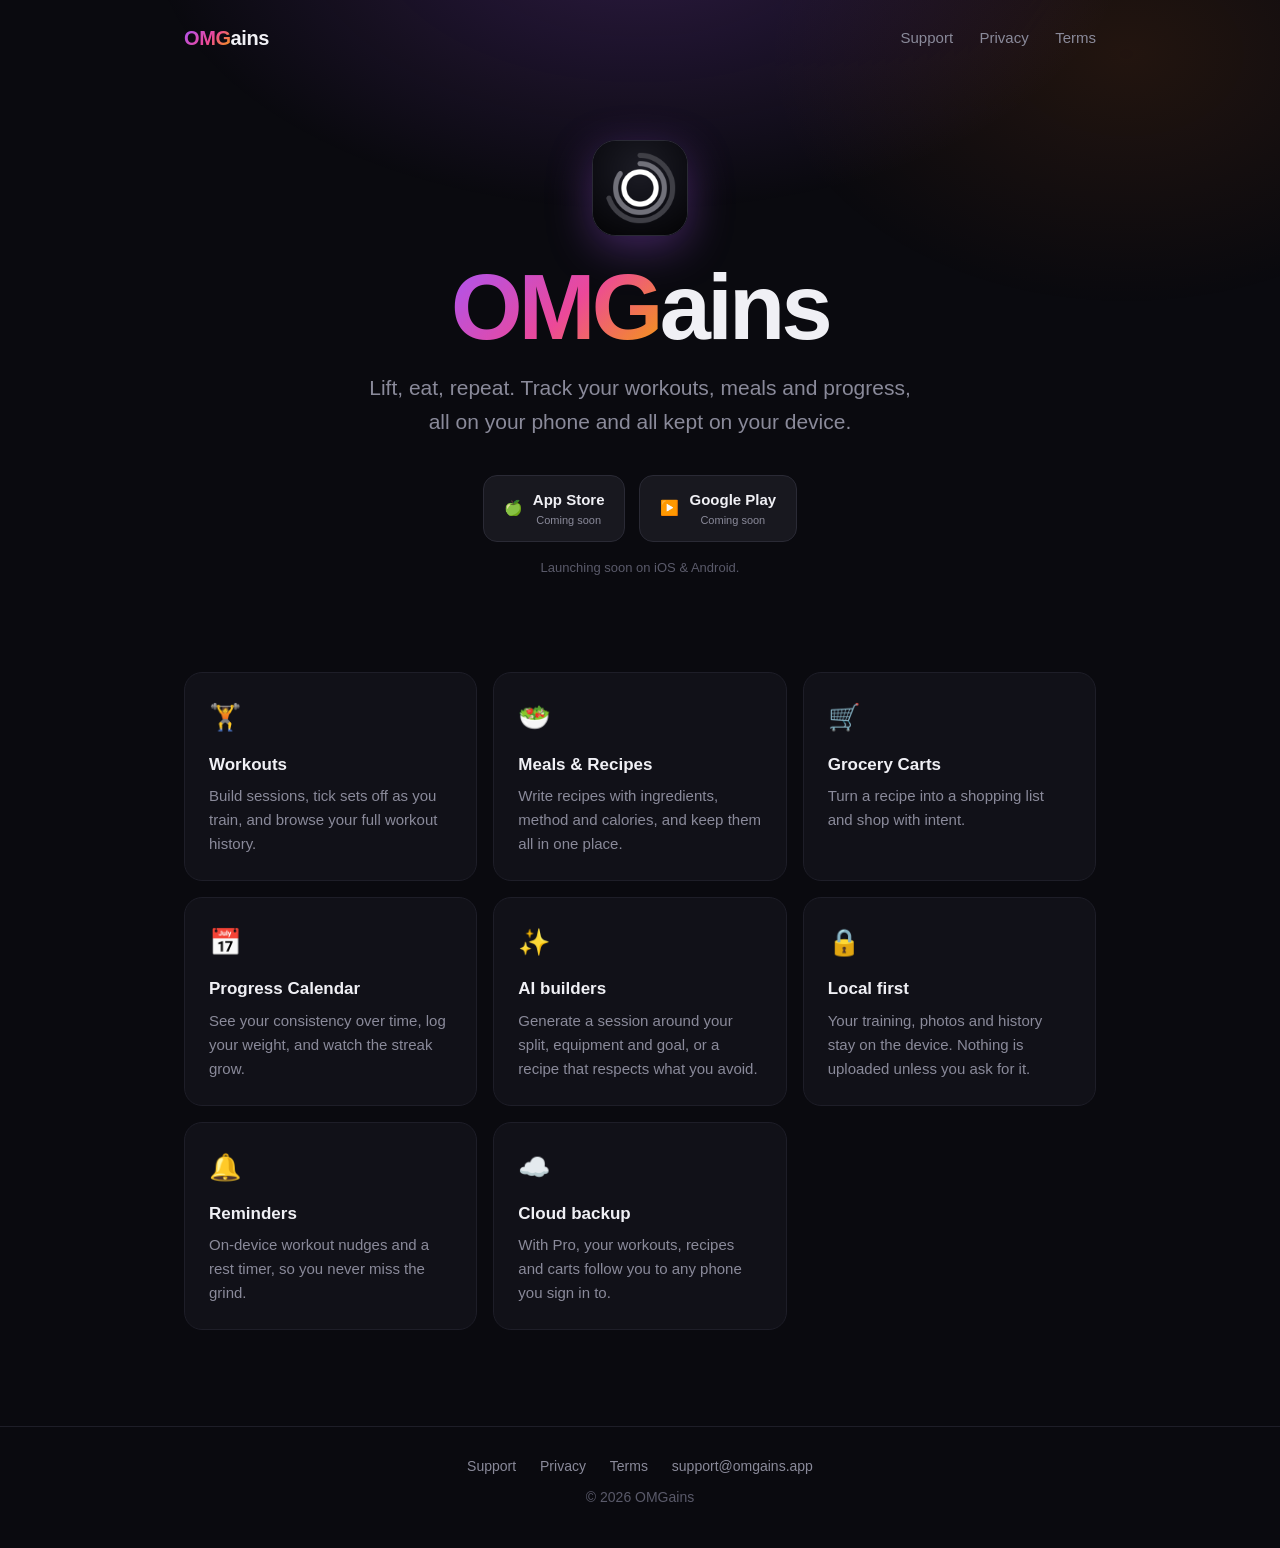
<file: index.html>
<!doctype html>
<html lang="en">
<head>
  <meta charset="utf-8">
  <meta name="viewport" content="width=device-width, initial-scale=1">
  <title>OMGains — Workouts, meals &amp; progress in one app</title>
  <meta name="description" content="OMGains is a fitness and nutrition companion: track workouts, plan meals and recipes, build grocery carts, and follow your progress. Local first, with AI builders and cloud backup when you want them.">
  <meta property="og:title" content="OMGains">
  <meta property="og:description" content="Lift, eat, repeat. Track your workouts, meals and progress, all on your phone.">
  <meta property="og:type" content="website">
  <meta property="og:url" content="https://omgains.app/">
  <link rel="icon" href="icon.png">
  <link rel="stylesheet" href="styles.css">
</head>
<body>
  <header class="site-header">
    <div class="brand"><span class="omg">OMG</span>ains</div>
    <nav class="nav">
      <a href="support.html">Support</a>
      <a href="privacy.html">Privacy</a>
      <a href="terms.html">Terms</a>
    </nav>
  </header>

  <main>
    <section class="hero">
      <img class="app-icon" src="icon.png" alt="OMGains app icon" onerror="this.style.display='none'">
      <h1><span class="omg">OMG</span>ains</h1>
      <p class="tagline">Lift, eat, repeat. Track your workouts, meals and progress, all on your phone and all kept on your device.</p>
      <div class="badges">
        <span class="badge">🍏 <span>App Store<small>Coming soon</small></span></span>
        <span class="badge">▶️ <span>Google Play<small>Coming soon</small></span></span>
      </div>
      <p class="coming">Launching soon on iOS &amp; Android.</p>
    </section>

    <section class="wrap">
      <div class="features">
        <div class="card"><div class="ico">🏋️</div><h3>Workouts</h3><p>Build sessions, tick sets off as you train, and browse your full workout history.</p></div>
        <div class="card"><div class="ico">🥗</div><h3>Meals &amp; Recipes</h3><p>Write recipes with ingredients, method and calories, and keep them all in one place.</p></div>
        <div class="card"><div class="ico">🛒</div><h3>Grocery Carts</h3><p>Turn a recipe into a shopping list and shop with intent.</p></div>
        <div class="card"><div class="ico">📅</div><h3>Progress Calendar</h3><p>See your consistency over time, log your weight, and watch the streak grow.</p></div>
        <div class="card"><div class="ico">✨</div><h3>AI builders</h3><p>Generate a session around your split, equipment and goal, or a recipe that respects what you avoid.</p></div>
        <div class="card"><div class="ico">🔒</div><h3>Local first</h3><p>Your training, photos and history stay on the device. Nothing is uploaded unless you ask for it.</p></div>
        <div class="card"><div class="ico">🔔</div><h3>Reminders</h3><p>On-device workout nudges and a rest timer, so you never miss the grind.</p></div>
        <div class="card"><div class="ico">☁️</div><h3>Cloud backup</h3><p>With Pro, your workouts, recipes and carts follow you to any phone you sign in to.</p></div>
      </div>
    </section>
  </main>

  <footer class="site-footer">
    <div class="foot-links">
      <a href="support.html">Support</a>
      <a href="privacy.html">Privacy</a>
      <a href="terms.html">Terms</a>
      <a href="mailto:support@omgains.app">support@omgains.app</a>
    </div>
    © 2026 OMGains
  </footer>
</body>
</html>
</file>
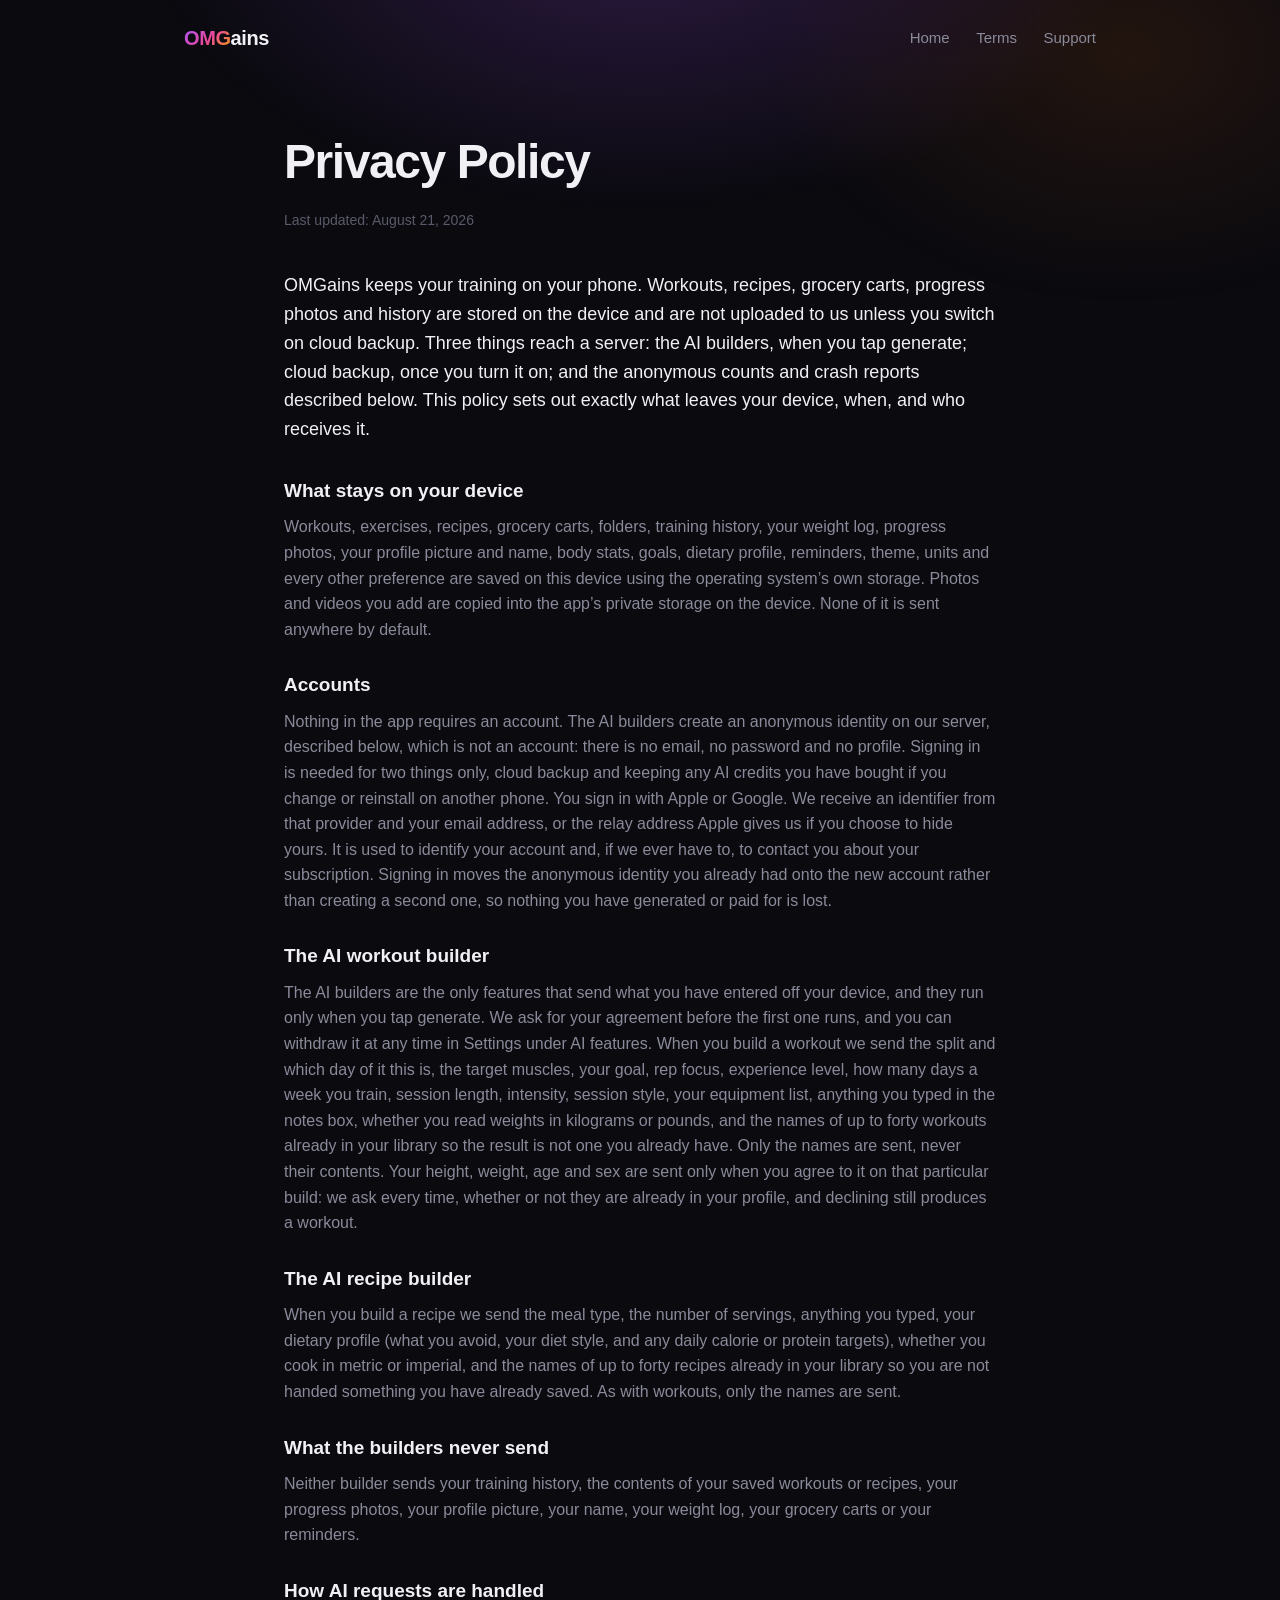
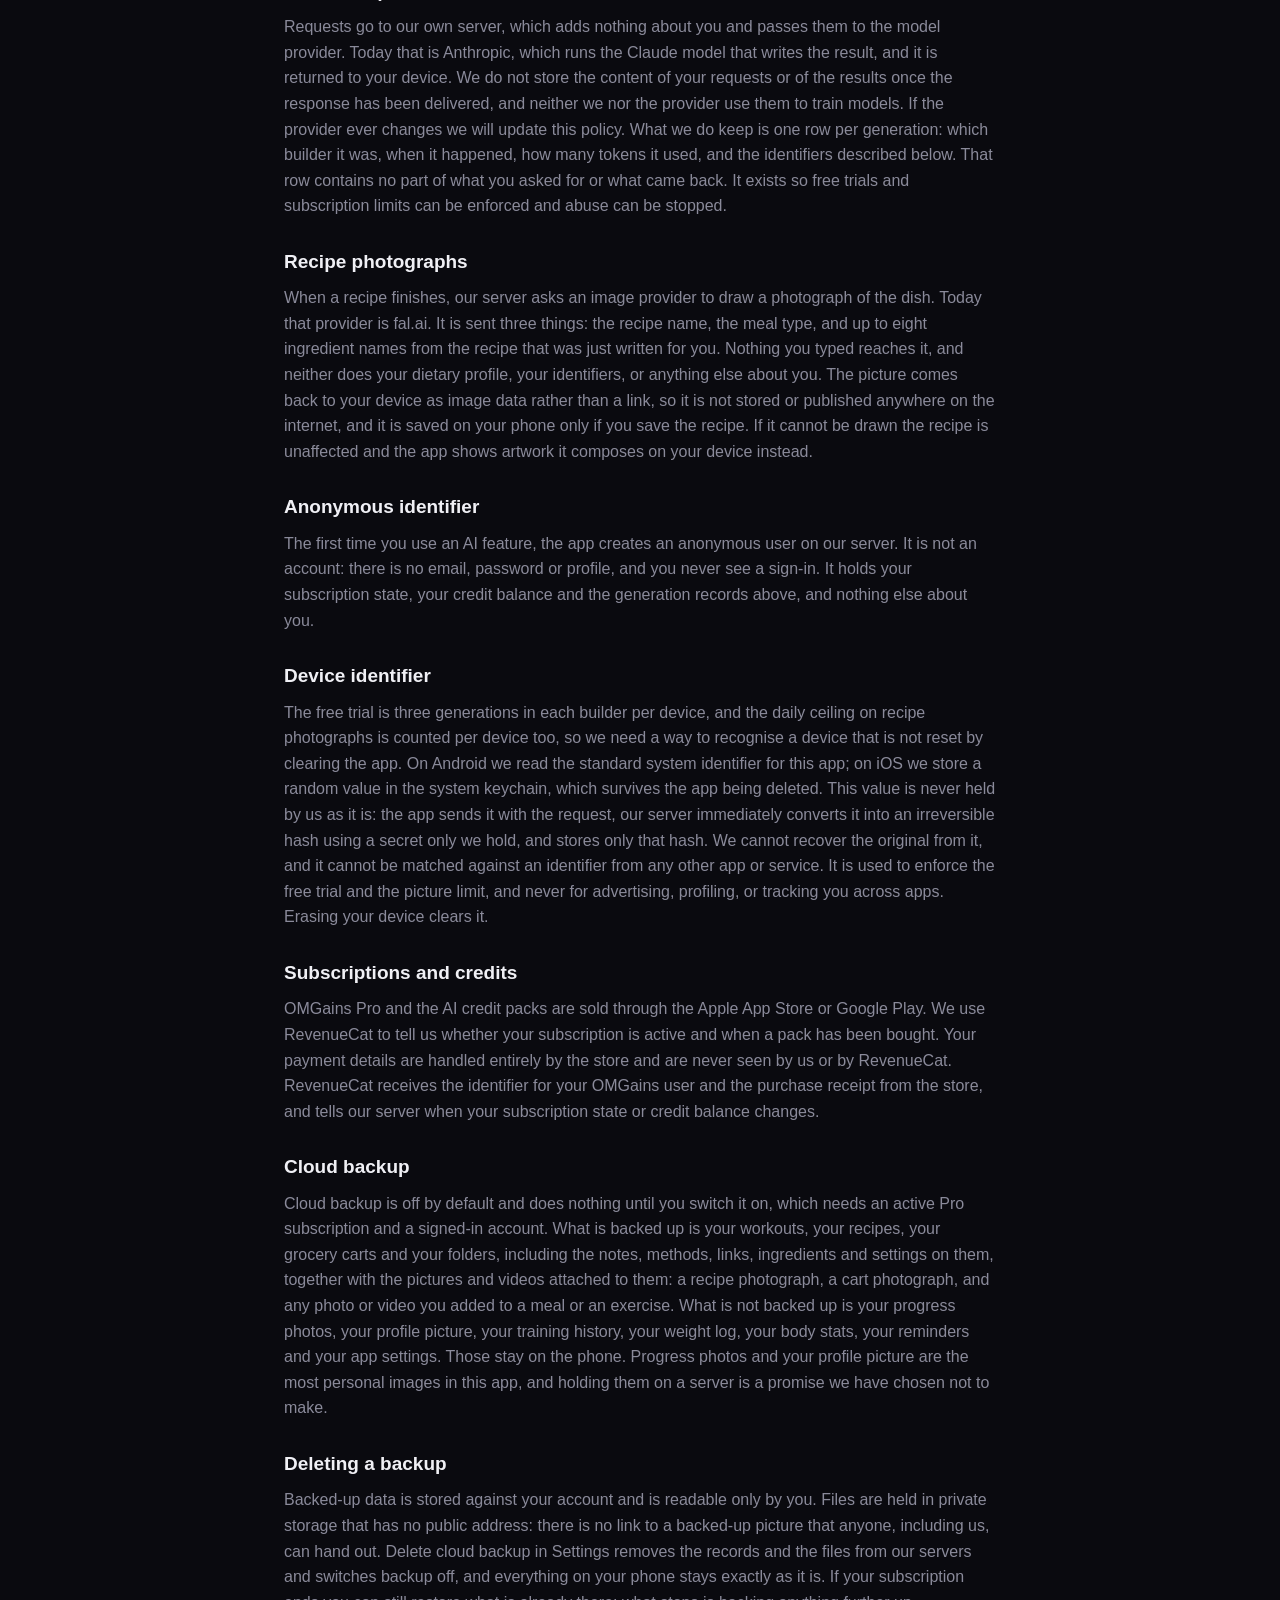
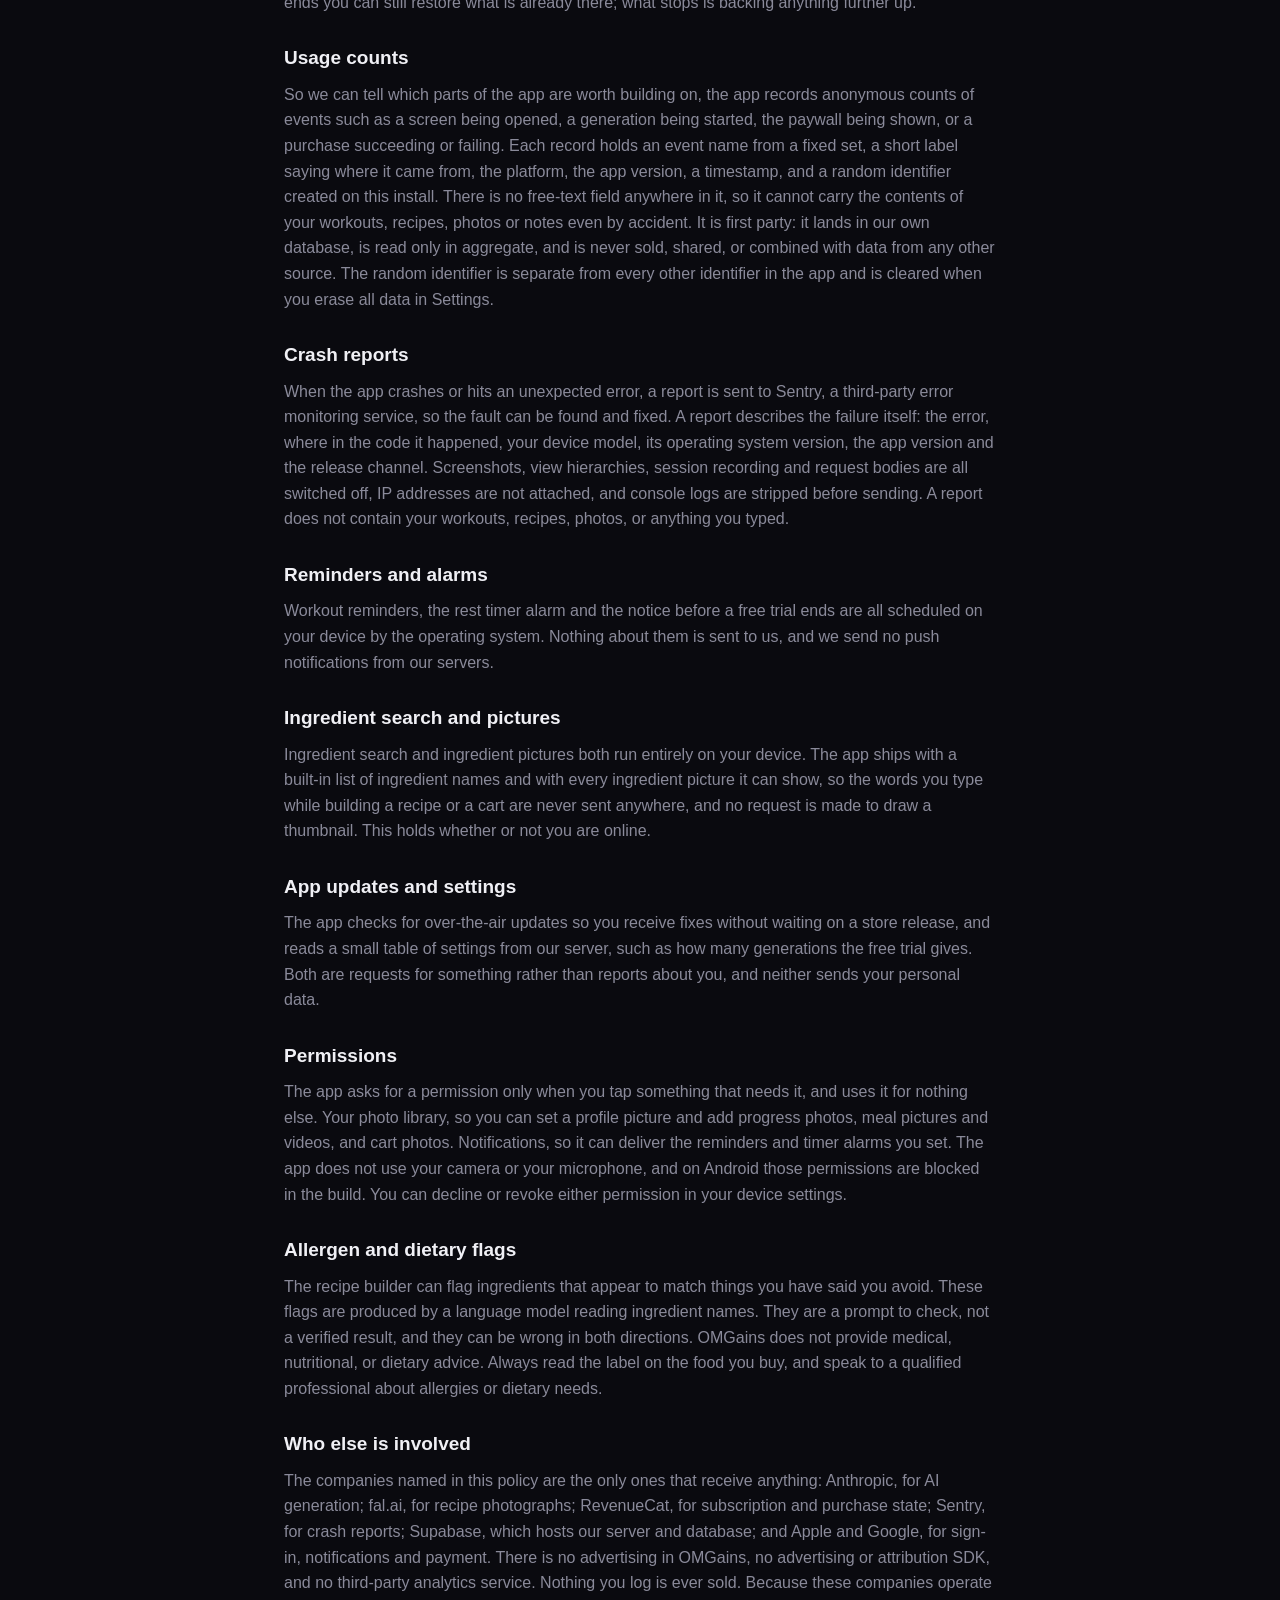
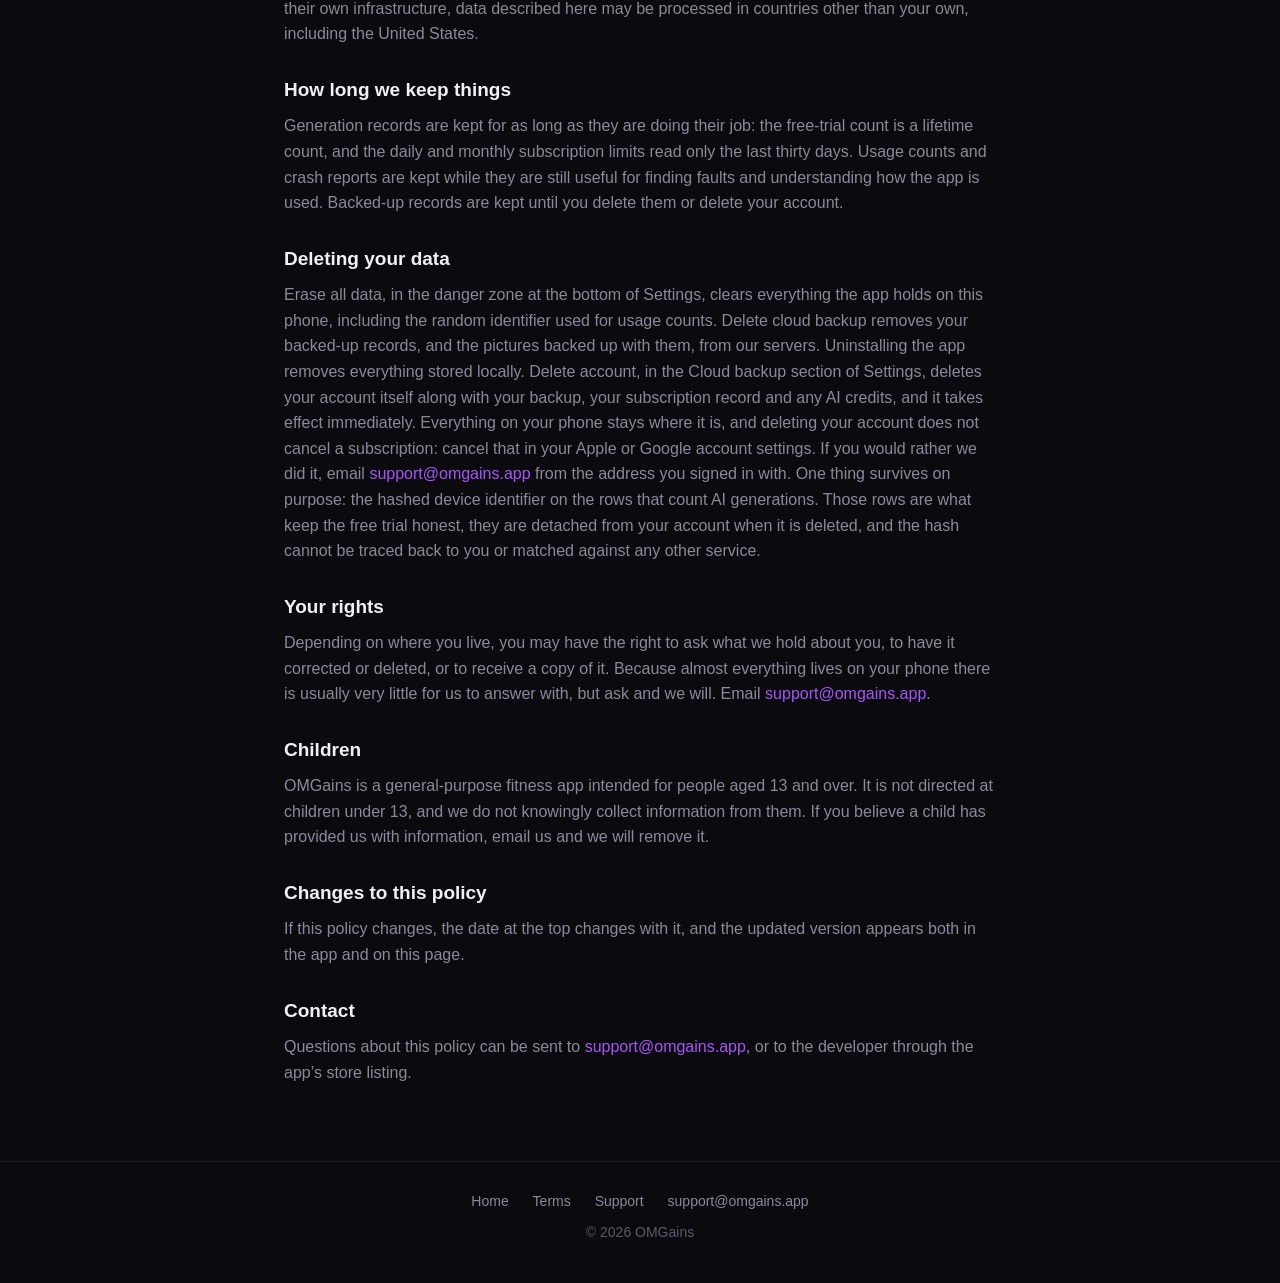
<file: privacy.html>
<!doctype html>
<html lang="en">
<head>
  <meta charset="utf-8">
  <meta name="viewport" content="width=device-width, initial-scale=1">
  <title>Privacy Policy — OMGains</title>
  <meta name="description" content="How OMGains handles your data — what stays on your device, what leaves it, and who receives it.">
  <link rel="icon" href="icon.png">
  <link rel="stylesheet" href="styles.css">
</head>
<body>
  <header class="site-header">
    <a class="brand" href="index.html"><span class="omg">OMG</span>ains</a>
    <nav class="nav">
      <a href="index.html">Home</a>
      <a href="terms.html">Terms</a>
      <a href="support.html">Support</a>
    </nav>
  </header>

  <main class="legal">
    <h1>Privacy Policy</h1>
    <p class="updated">Last updated: August 21, 2026</p>

    <p class="lede">OMGains keeps your training on your phone. Workouts, recipes, grocery carts, progress photos and history are stored on the device and are not uploaded to us unless you switch on cloud backup. Three things reach a server: the AI builders, when you tap generate; cloud backup, once you turn it on; and the anonymous counts and crash reports described below. This policy sets out exactly what leaves your device, when, and who receives it.</p>

    <section>
      <h2>What stays on your device</h2>
      <p>Workouts, exercises, recipes, grocery carts, folders, training history, your weight log, progress photos, your profile picture and name, body stats, goals, dietary profile, reminders, theme, units and every other preference are saved on this device using the operating system’s own storage. Photos and videos you add are copied into the app’s private storage on the device. None of it is sent anywhere by default.</p>
    </section>

    <section>
      <h2>Accounts</h2>
      <p>Nothing in the app requires an account. The AI builders create an anonymous identity on our server, described below, which is not an account: there is no email, no password and no profile. Signing in is needed for two things only, cloud backup and keeping any AI credits you have bought if you change or reinstall on another phone. You sign in with Apple or Google. We receive an identifier from that provider and your email address, or the relay address Apple gives us if you choose to hide yours. It is used to identify your account and, if we ever have to, to contact you about your subscription. Signing in moves the anonymous identity you already had onto the new account rather than creating a second one, so nothing you have generated or paid for is lost.</p>
    </section>

    <section>
      <h2>The AI workout builder</h2>
      <p>The AI builders are the only features that send what you have entered off your device, and they run only when you tap generate. We ask for your agreement before the first one runs, and you can withdraw it at any time in Settings under AI features. When you build a workout we send the split and which day of it this is, the target muscles, your goal, rep focus, experience level, how many days a week you train, session length, intensity, session style, your equipment list, anything you typed in the notes box, whether you read weights in kilograms or pounds, and the names of up to forty workouts already in your library so the result is not one you already have. Only the names are sent, never their contents. Your height, weight, age and sex are sent only when you agree to it on that particular build: we ask every time, whether or not they are already in your profile, and declining still produces a workout.</p>
    </section>

    <section>
      <h2>The AI recipe builder</h2>
      <p>When you build a recipe we send the meal type, the number of servings, anything you typed, your dietary profile (what you avoid, your diet style, and any daily calorie or protein targets), whether you cook in metric or imperial, and the names of up to forty recipes already in your library so you are not handed something you have already saved. As with workouts, only the names are sent.</p>
    </section>

    <section>
      <h2>What the builders never send</h2>
      <p>Neither builder sends your training history, the contents of your saved workouts or recipes, your progress photos, your profile picture, your name, your weight log, your grocery carts or your reminders.</p>
    </section>

    <section>
      <h2>How AI requests are handled</h2>
      <p>Requests go to our own server, which adds nothing about you and passes them to the model provider. Today that is Anthropic, which runs the Claude model that writes the result, and it is returned to your device. We do not store the content of your requests or of the results once the response has been delivered, and neither we nor the provider use them to train models. If the provider ever changes we will update this policy. What we do keep is one row per generation: which builder it was, when it happened, how many tokens it used, and the identifiers described below. That row contains no part of what you asked for or what came back. It exists so free trials and subscription limits can be enforced and abuse can be stopped.</p>
    </section>

    <section>
      <h2>Recipe photographs</h2>
      <p>When a recipe finishes, our server asks an image provider to draw a photograph of the dish. Today that provider is fal.ai. It is sent three things: the recipe name, the meal type, and up to eight ingredient names from the recipe that was just written for you. Nothing you typed reaches it, and neither does your dietary profile, your identifiers, or anything else about you. The picture comes back to your device as image data rather than a link, so it is not stored or published anywhere on the internet, and it is saved on your phone only if you save the recipe. If it cannot be drawn the recipe is unaffected and the app shows artwork it composes on your device instead.</p>
    </section>

    <section>
      <h2>Anonymous identifier</h2>
      <p>The first time you use an AI feature, the app creates an anonymous user on our server. It is not an account: there is no email, password or profile, and you never see a sign-in. It holds your subscription state, your credit balance and the generation records above, and nothing else about you.</p>
    </section>

    <section>
      <h2>Device identifier</h2>
      <p>The free trial is three generations in each builder per device, and the daily ceiling on recipe photographs is counted per device too, so we need a way to recognise a device that is not reset by clearing the app. On Android we read the standard system identifier for this app; on iOS we store a random value in the system keychain, which survives the app being deleted. This value is never held by us as it is: the app sends it with the request, our server immediately converts it into an irreversible hash using a secret only we hold, and stores only that hash. We cannot recover the original from it, and it cannot be matched against an identifier from any other app or service. It is used to enforce the free trial and the picture limit, and never for advertising, profiling, or tracking you across apps. Erasing your device clears it.</p>
    </section>

    <section>
      <h2>Subscriptions and credits</h2>
      <p>OMGains Pro and the AI credit packs are sold through the Apple App Store or Google Play. We use RevenueCat to tell us whether your subscription is active and when a pack has been bought. Your payment details are handled entirely by the store and are never seen by us or by RevenueCat. RevenueCat receives the identifier for your OMGains user and the purchase receipt from the store, and tells our server when your subscription state or credit balance changes.</p>
    </section>

    <section>
      <h2>Cloud backup</h2>
      <p>Cloud backup is off by default and does nothing until you switch it on, which needs an active Pro subscription and a signed-in account. What is backed up is your workouts, your recipes, your grocery carts and your folders, including the notes, methods, links, ingredients and settings on them, together with the pictures and videos attached to them: a recipe photograph, a cart photograph, and any photo or video you added to a meal or an exercise. What is not backed up is your progress photos, your profile picture, your training history, your weight log, your body stats, your reminders and your app settings. Those stay on the phone. Progress photos and your profile picture are the most personal images in this app, and holding them on a server is a promise we have chosen not to make.</p>
    </section>

    <section>
      <h2>Deleting a backup</h2>
      <p>Backed-up data is stored against your account and is readable only by you. Files are held in private storage that has no public address: there is no link to a backed-up picture that anyone, including us, can hand out. Delete cloud backup in Settings removes the records and the files from our servers and switches backup off, and everything on your phone stays exactly as it is. If your subscription ends you can still restore what is already there; what stops is backing anything further up.</p>
    </section>

    <section>
      <h2>Usage counts</h2>
      <p>So we can tell which parts of the app are worth building on, the app records anonymous counts of events such as a screen being opened, a generation being started, the paywall being shown, or a purchase succeeding or failing. Each record holds an event name from a fixed set, a short label saying where it came from, the platform, the app version, a timestamp, and a random identifier created on this install. There is no free-text field anywhere in it, so it cannot carry the contents of your workouts, recipes, photos or notes even by accident. It is first party: it lands in our own database, is read only in aggregate, and is never sold, shared, or combined with data from any other source. The random identifier is separate from every other identifier in the app and is cleared when you erase all data in Settings.</p>
    </section>

    <section>
      <h2>Crash reports</h2>
      <p>When the app crashes or hits an unexpected error, a report is sent to Sentry, a third-party error monitoring service, so the fault can be found and fixed. A report describes the failure itself: the error, where in the code it happened, your device model, its operating system version, the app version and the release channel. Screenshots, view hierarchies, session recording and request bodies are all switched off, IP addresses are not attached, and console logs are stripped before sending. A report does not contain your workouts, recipes, photos, or anything you typed.</p>
    </section>

    <section>
      <h2>Reminders and alarms</h2>
      <p>Workout reminders, the rest timer alarm and the notice before a free trial ends are all scheduled on your device by the operating system. Nothing about them is sent to us, and we send no push notifications from our servers.</p>
    </section>

    <section>
      <h2>Ingredient search and pictures</h2>
      <p>Ingredient search and ingredient pictures both run entirely on your device. The app ships with a built-in list of ingredient names and with every ingredient picture it can show, so the words you type while building a recipe or a cart are never sent anywhere, and no request is made to draw a thumbnail. This holds whether or not you are online.</p>
    </section>

    <section>
      <h2>App updates and settings</h2>
      <p>The app checks for over-the-air updates so you receive fixes without waiting on a store release, and reads a small table of settings from our server, such as how many generations the free trial gives. Both are requests for something rather than reports about you, and neither sends your personal data.</p>
    </section>

    <section>
      <h2>Permissions</h2>
      <p>The app asks for a permission only when you tap something that needs it, and uses it for nothing else. Your photo library, so you can set a profile picture and add progress photos, meal pictures and videos, and cart photos. Notifications, so it can deliver the reminders and timer alarms you set. The app does not use your camera or your microphone, and on Android those permissions are blocked in the build. You can decline or revoke either permission in your device settings.</p>
    </section>

    <section>
      <h2>Allergen and dietary flags</h2>
      <p>The recipe builder can flag ingredients that appear to match things you have said you avoid. These flags are produced by a language model reading ingredient names. They are a prompt to check, not a verified result, and they can be wrong in both directions. OMGains does not provide medical, nutritional, or dietary advice. Always read the label on the food you buy, and speak to a qualified professional about allergies or dietary needs.</p>
    </section>

    <section>
      <h2>Who else is involved</h2>
      <p>The companies named in this policy are the only ones that receive anything: Anthropic, for AI generation; fal.ai, for recipe photographs; RevenueCat, for subscription and purchase state; Sentry, for crash reports; Supabase, which hosts our server and database; and Apple and Google, for sign-in, notifications and payment. There is no advertising in OMGains, no advertising or attribution SDK, and no third-party analytics service. Nothing you log is ever sold. Because these companies operate their own infrastructure, data described here may be processed in countries other than your own, including the United States.</p>
    </section>

    <section>
      <h2>How long we keep things</h2>
      <p>Generation records are kept for as long as they are doing their job: the free-trial count is a lifetime count, and the daily and monthly subscription limits read only the last thirty days. Usage counts and crash reports are kept while they are still useful for finding faults and understanding how the app is used. Backed-up records are kept until you delete them or delete your account.</p>
    </section>

    <section>
      <h2>Deleting your data</h2>
      <p>Erase all data, in the danger zone at the bottom of Settings, clears everything the app holds on this phone, including the random identifier used for usage counts. Delete cloud backup removes your backed-up records, and the pictures backed up with them, from our servers. Uninstalling the app removes everything stored locally. Delete account, in the Cloud backup section of Settings, deletes your account itself along with your backup, your subscription record and any AI credits, and it takes effect immediately. Everything on your phone stays where it is, and deleting your account does not cancel a subscription: cancel that in your Apple or Google account settings. If you would rather we did it, email <a href="mailto:support@omgains.app">support@omgains.app</a> from the address you signed in with. One thing survives on purpose: the hashed device identifier on the rows that count AI generations. Those rows are what keep the free trial honest, they are detached from your account when it is deleted, and the hash cannot be traced back to you or matched against any other service.</p>
    </section>

    <section>
      <h2>Your rights</h2>
      <p>Depending on where you live, you may have the right to ask what we hold about you, to have it corrected or deleted, or to receive a copy of it. Because almost everything lives on your phone there is usually very little for us to answer with, but ask and we will. Email <a href="mailto:support@omgains.app">support@omgains.app</a>.</p>
    </section>

    <section>
      <h2>Children</h2>
      <p>OMGains is a general-purpose fitness app intended for people aged 13 and over. It is not directed at children under 13, and we do not knowingly collect information from them. If you believe a child has provided us with information, email us and we will remove it.</p>
    </section>

    <section>
      <h2>Changes to this policy</h2>
      <p>If this policy changes, the date at the top changes with it, and the updated version appears both in the app and on this page.</p>
    </section>

    <section>
      <h2>Contact</h2>
      <p>Questions about this policy can be sent to <a href="mailto:support@omgains.app">support@omgains.app</a>, or to the developer through the app’s store listing.</p>
    </section>
  </main>

  <footer class="site-footer">
    <div class="foot-links">
      <a href="index.html">Home</a>
      <a href="terms.html">Terms</a>
      <a href="support.html">Support</a>
      <a href="mailto:support@omgains.app">support@omgains.app</a>
    </div>
    © 2026 OMGains
  </footer>
</body>
</html>
</file>
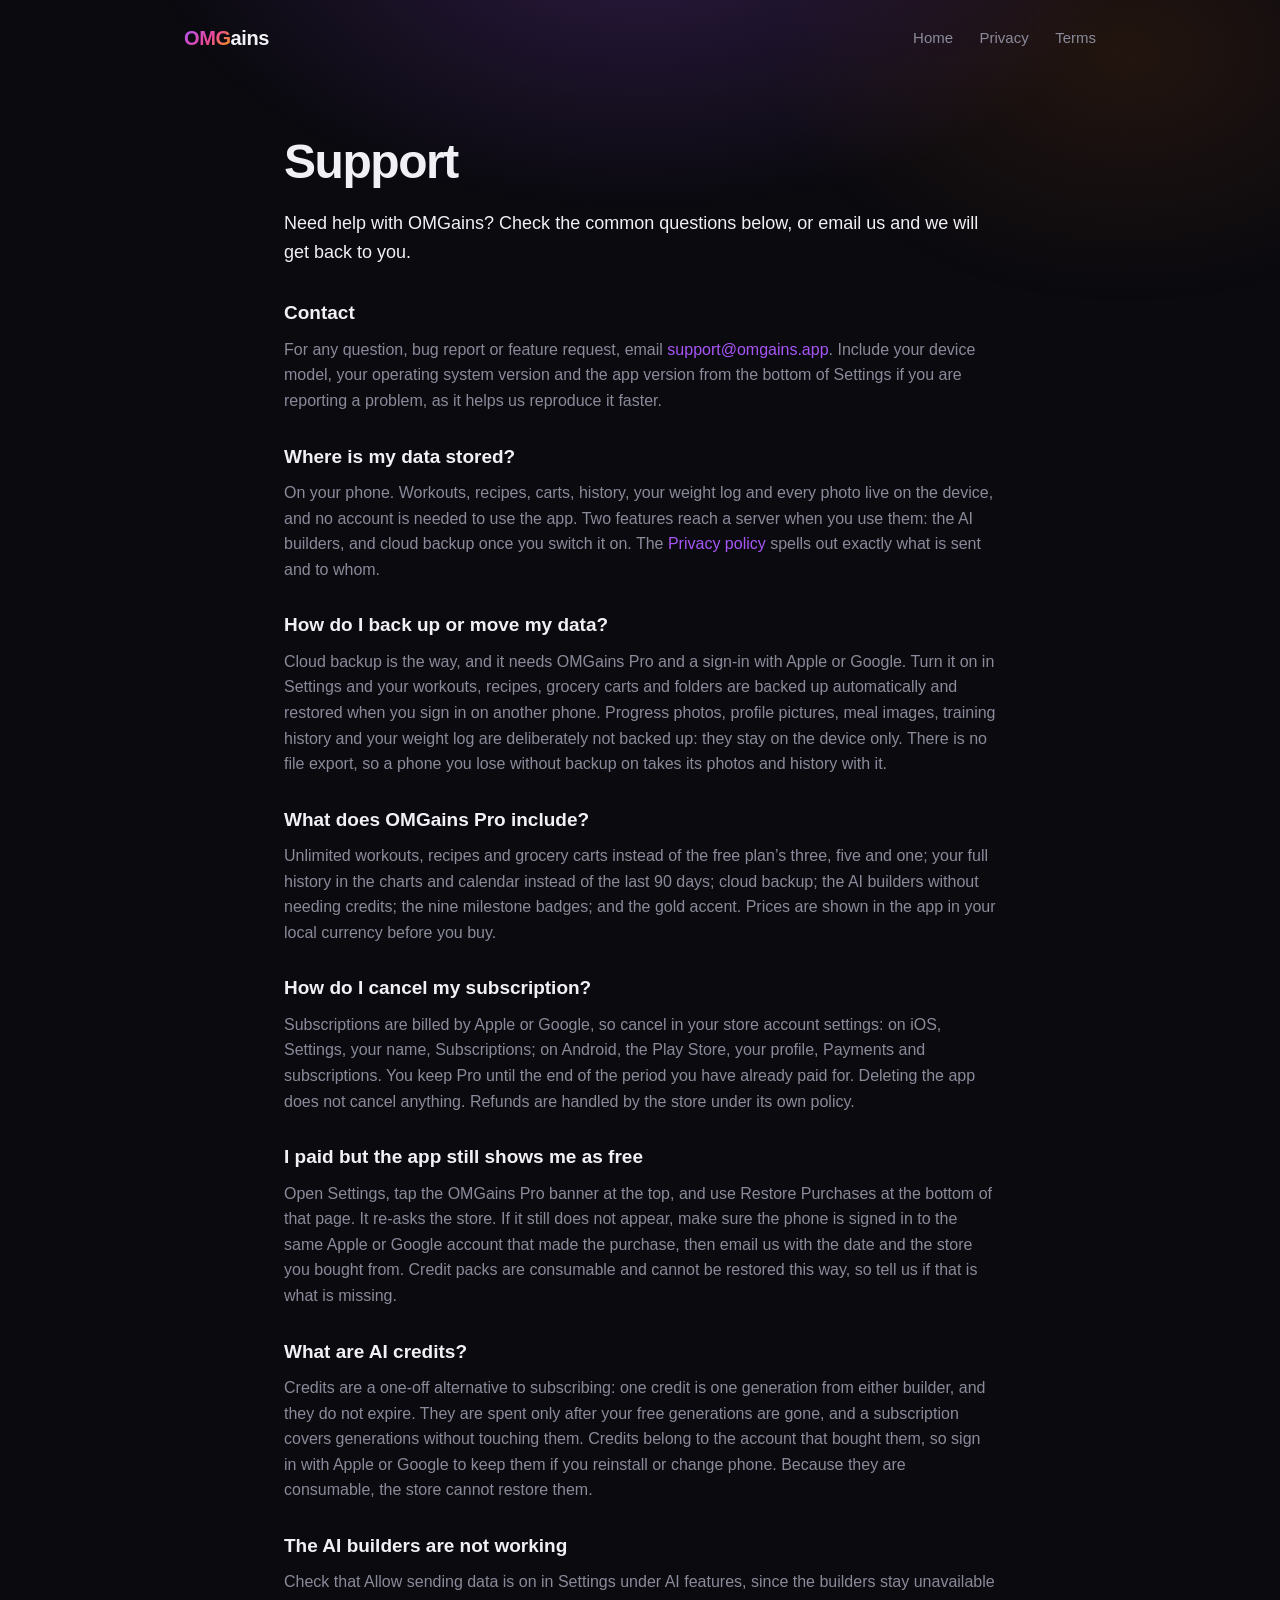
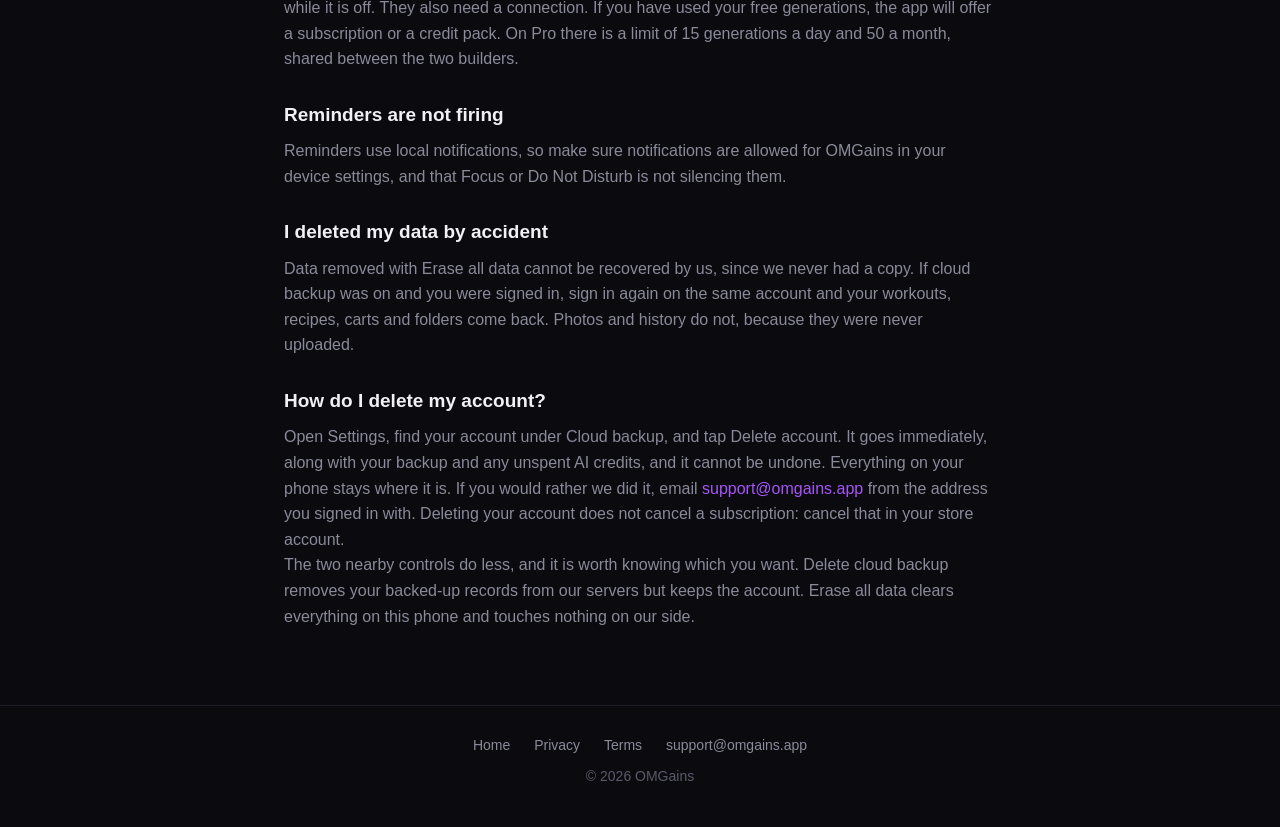
<file: support.html>
<!doctype html>
<html lang="en">
<head>
  <meta charset="utf-8">
  <meta name="viewport" content="width=device-width, initial-scale=1">
  <title>Support — OMGains</title>
  <meta name="description" content="Get help with OMGains: answers to common questions about backup, subscriptions, AI credits and your data.">
  <link rel="icon" href="icon.png">
  <link rel="stylesheet" href="styles.css">
</head>
<body>
  <header class="site-header">
    <a class="brand" href="index.html"><span class="omg">OMG</span>ains</a>
    <nav class="nav">
      <a href="index.html">Home</a>
      <a href="privacy.html">Privacy</a>
      <a href="terms.html">Terms</a>
    </nav>
  </header>

  <main class="legal">
    <h1>Support</h1>
    <p class="lede">Need help with OMGains? Check the common questions below, or email us and we will get back to you.</p>

    <section>
      <h2>Contact</h2>
      <p>For any question, bug report or feature request, email <a href="mailto:support@omgains.app">support@omgains.app</a>. Include your device model, your operating system version and the app version from the bottom of Settings if you are reporting a problem, as it helps us reproduce it faster.</p>
    </section>

    <section>
      <h2>Where is my data stored?</h2>
      <p>On your phone. Workouts, recipes, carts, history, your weight log and every photo live on the device, and no account is needed to use the app. Two features reach a server when you use them: the AI builders, and cloud backup once you switch it on. The <a href="privacy.html">Privacy policy</a> spells out exactly what is sent and to whom.</p>
    </section>

    <section>
      <h2>How do I back up or move my data?</h2>
      <p>Cloud backup is the way, and it needs OMGains Pro and a sign-in with Apple or Google. Turn it on in Settings and your workouts, recipes, grocery carts and folders are backed up automatically and restored when you sign in on another phone. Progress photos, profile pictures, meal images, training history and your weight log are deliberately not backed up: they stay on the device only. There is no file export, so a phone you lose without backup on takes its photos and history with it.</p>
    </section>

    <section>
      <h2>What does OMGains Pro include?</h2>
      <p>Unlimited workouts, recipes and grocery carts instead of the free plan’s three, five and one; your full history in the charts and calendar instead of the last 90 days; cloud backup; the AI builders without needing credits; the nine milestone badges; and the gold accent. Prices are shown in the app in your local currency before you buy.</p>
    </section>

    <section>
      <h2>How do I cancel my subscription?</h2>
      <p>Subscriptions are billed by Apple or Google, so cancel in your store account settings: on iOS, Settings, your name, Subscriptions; on Android, the Play Store, your profile, Payments and subscriptions. You keep Pro until the end of the period you have already paid for. Deleting the app does not cancel anything. Refunds are handled by the store under its own policy.</p>
    </section>

    <section>
      <h2>I paid but the app still shows me as free</h2>
      <p>Open Settings, tap the OMGains Pro banner at the top, and use Restore Purchases at the bottom of that page. It re-asks the store. If it still does not appear, make sure the phone is signed in to the same Apple or Google account that made the purchase, then email us with the date and the store you bought from. Credit packs are consumable and cannot be restored this way, so tell us if that is what is missing.</p>
    </section>

    <section>
      <h2>What are AI credits?</h2>
      <p>Credits are a one-off alternative to subscribing: one credit is one generation from either builder, and they do not expire. They are spent only after your free generations are gone, and a subscription covers generations without touching them. Credits belong to the account that bought them, so sign in with Apple or Google to keep them if you reinstall or change phone. Because they are consumable, the store cannot restore them.</p>
    </section>

    <section>
      <h2>The AI builders are not working</h2>
      <p>Check that Allow sending data is on in Settings under AI features, since the builders stay unavailable while it is off. They also need a connection. If you have used your free generations, the app will offer a subscription or a credit pack. On Pro there is a limit of 15 generations a day and 50 a month, shared between the two builders.</p>
    </section>

    <section>
      <h2>Reminders are not firing</h2>
      <p>Reminders use local notifications, so make sure notifications are allowed for OMGains in your device settings, and that Focus or Do Not Disturb is not silencing them.</p>
    </section>

    <section>
      <h2>I deleted my data by accident</h2>
      <p>Data removed with Erase all data cannot be recovered by us, since we never had a copy. If cloud backup was on and you were signed in, sign in again on the same account and your workouts, recipes, carts and folders come back. Photos and history do not, because they were never uploaded.</p>
    </section>

    <section>
      <h2>How do I delete my account?</h2>
      <p>Open Settings, find your account under Cloud backup, and tap Delete account. It goes immediately, along with your backup and any unspent AI credits, and it cannot be undone. Everything on your phone stays where it is. If you would rather we did it, email <a href="mailto:support@omgains.app">support@omgains.app</a> from the address you signed in with. Deleting your account does not cancel a subscription: cancel that in your store account.</p>

      <p>The two nearby controls do less, and it is worth knowing which you want. Delete cloud backup removes your backed-up records from our servers but keeps the account. Erase all data clears everything on this phone and touches nothing on our side.</p>
    </section>
  </main>

  <footer class="site-footer">
    <div class="foot-links">
      <a href="index.html">Home</a>
      <a href="privacy.html">Privacy</a>
      <a href="terms.html">Terms</a>
      <a href="mailto:support@omgains.app">support@omgains.app</a>
    </div>
    © 2026 OMGains
  </footer>
</body>
</html>
</file>
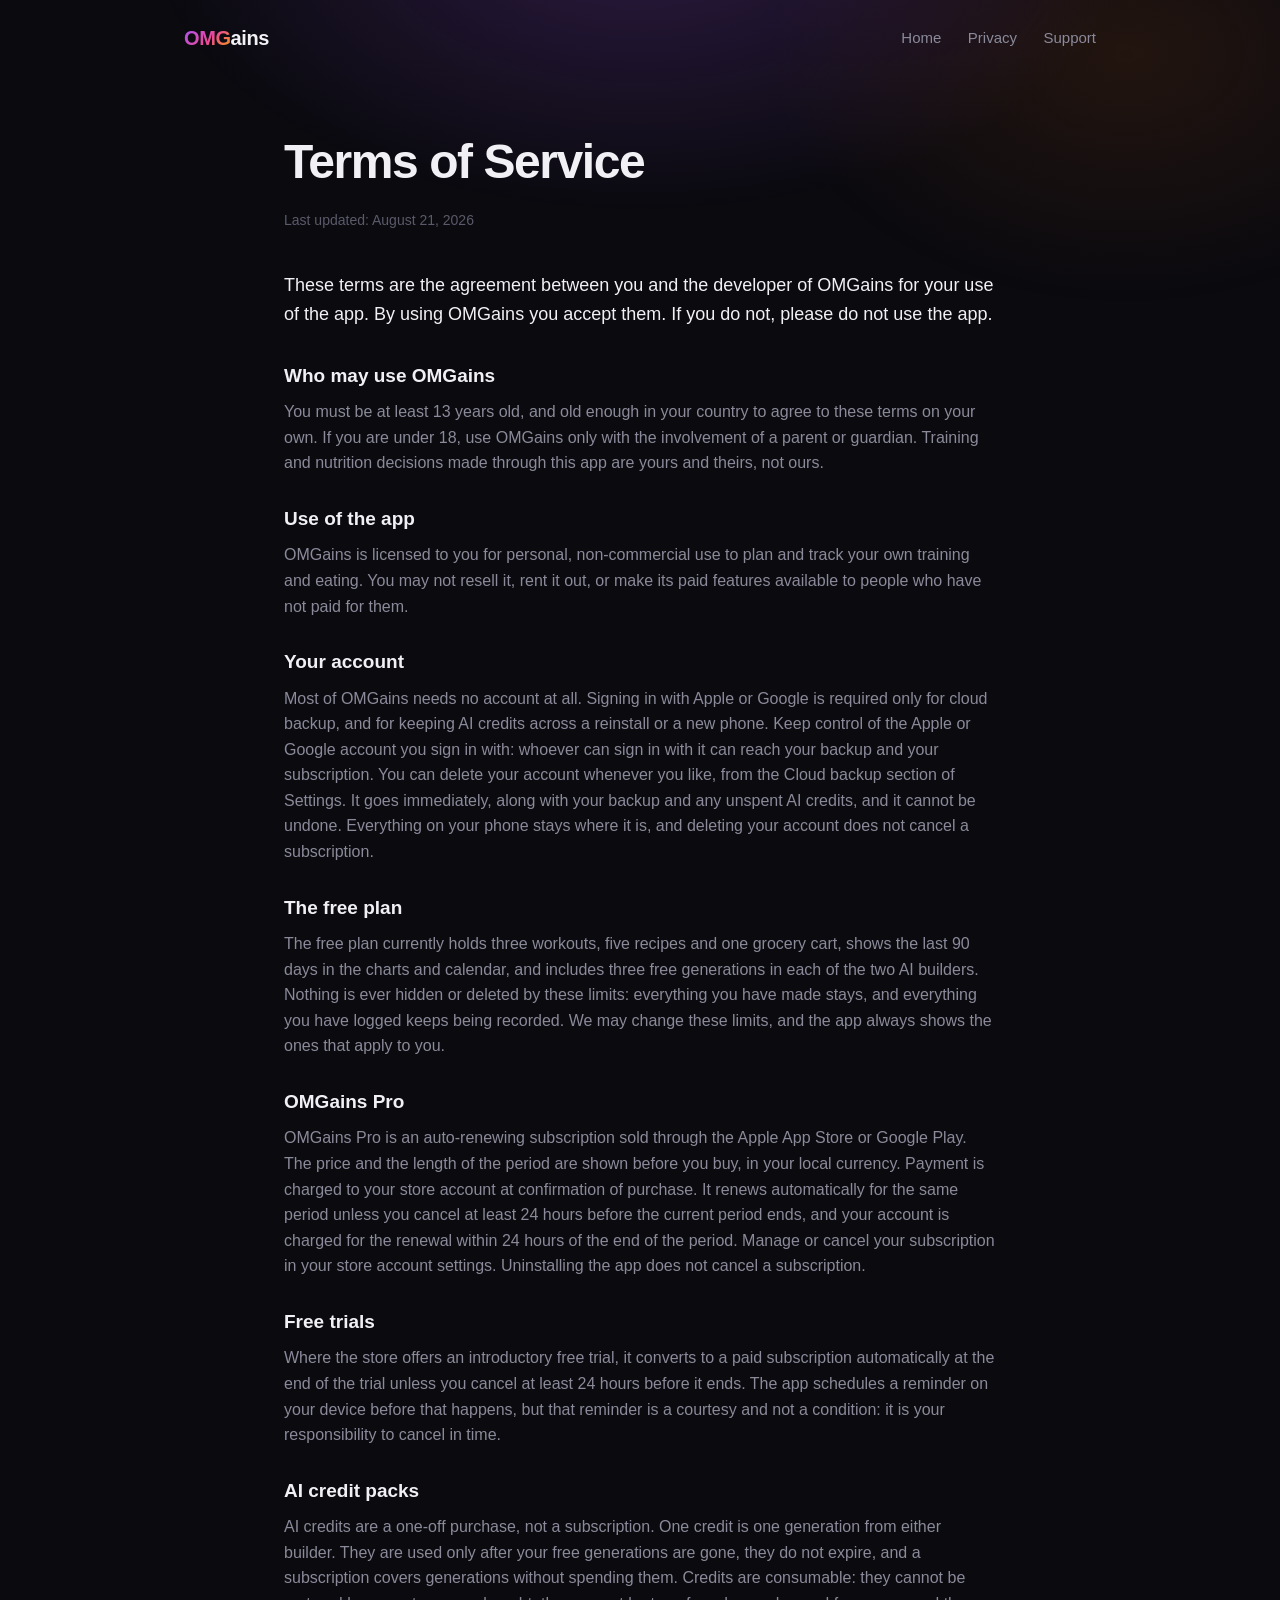
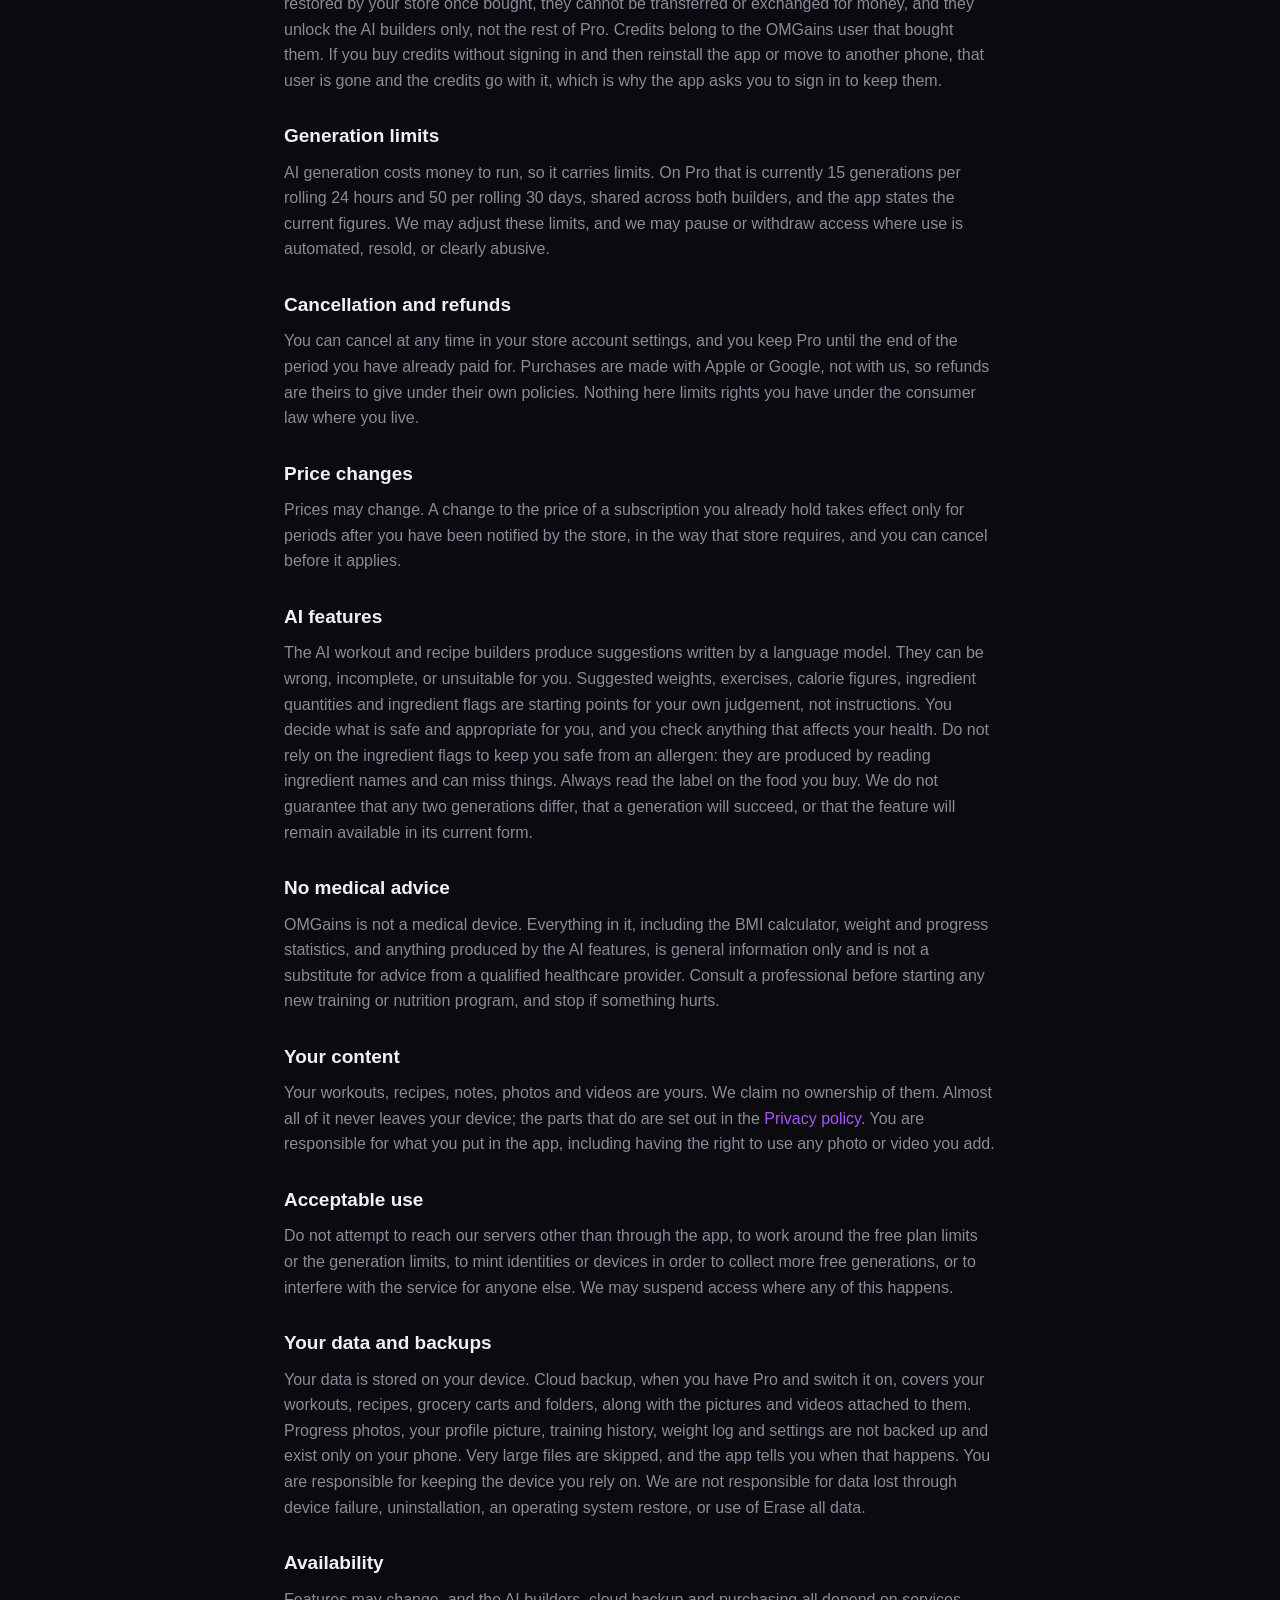
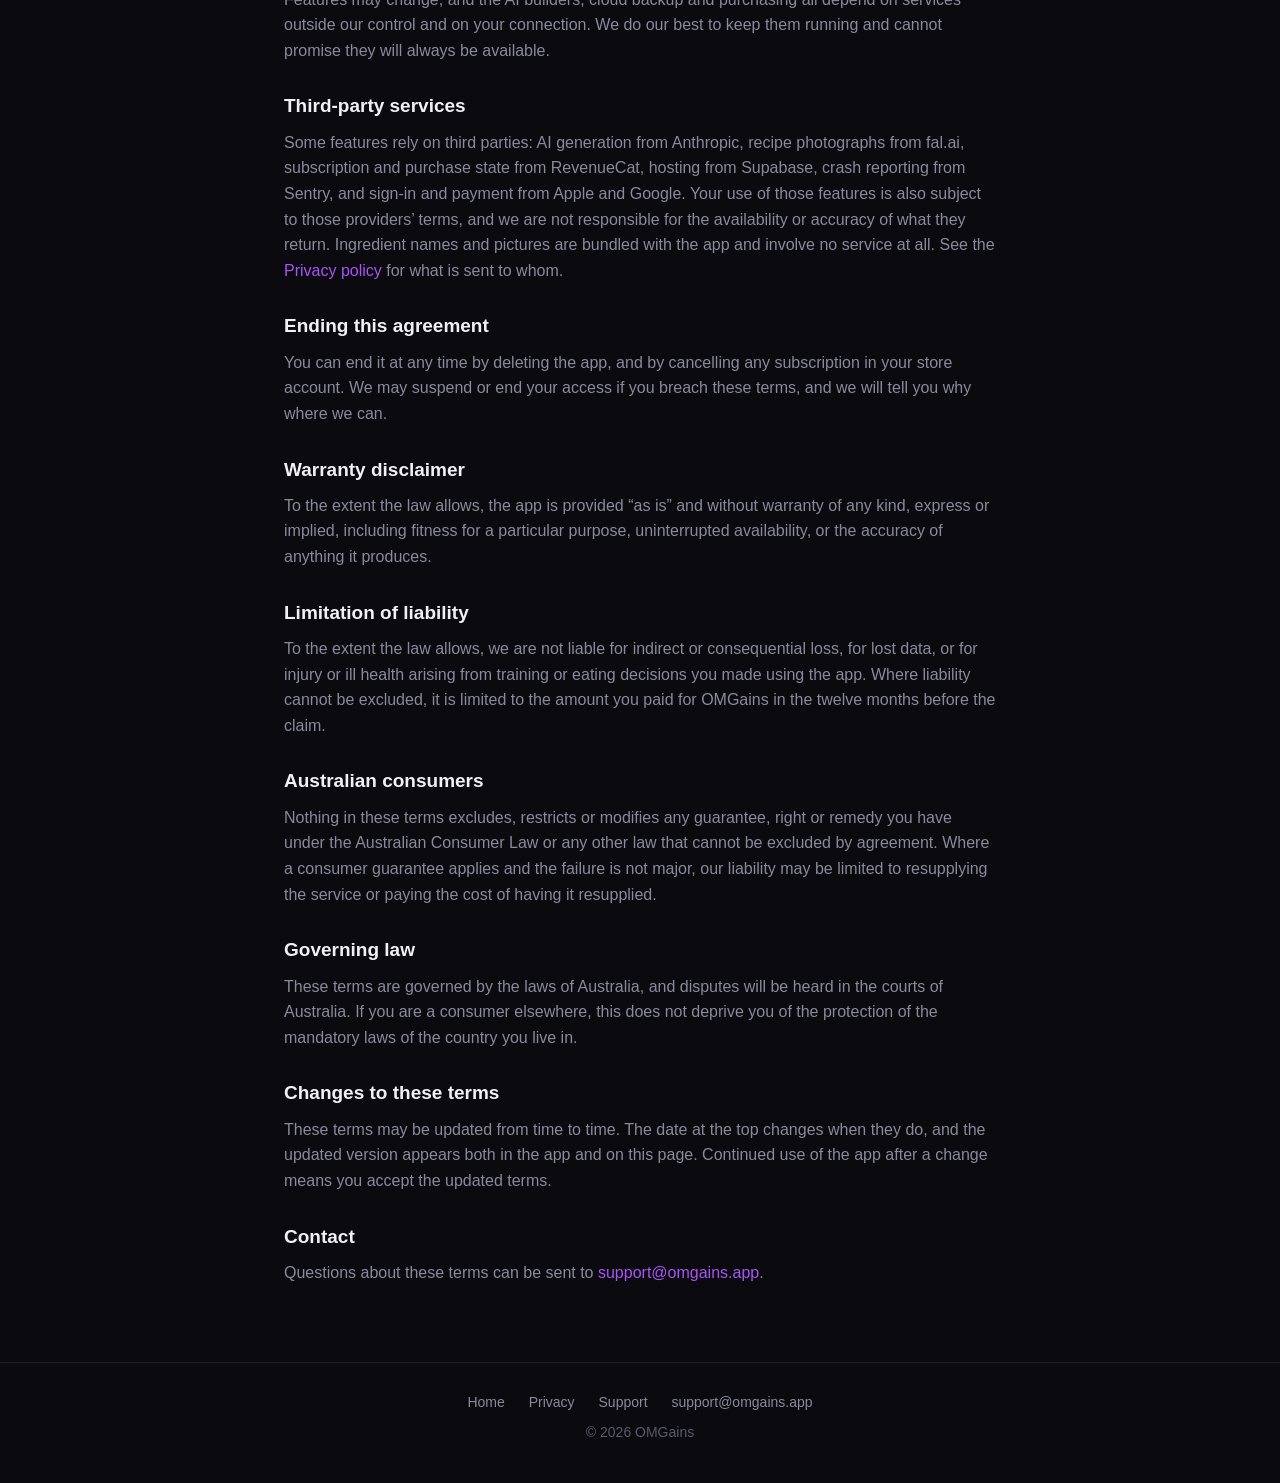
<file: terms.html>
<!doctype html>
<html lang="en">
<head>
  <meta charset="utf-8">
  <meta name="viewport" content="width=device-width, initial-scale=1">
  <title>Terms of Service — OMGains</title>
  <meta name="description" content="The terms that apply when you use OMGains, including subscriptions, AI credits and the free plan.">
  <link rel="icon" href="icon.png">
  <link rel="stylesheet" href="styles.css">
</head>
<body>
  <header class="site-header">
    <a class="brand" href="index.html"><span class="omg">OMG</span>ains</a>
    <nav class="nav">
      <a href="index.html">Home</a>
      <a href="privacy.html">Privacy</a>
      <a href="support.html">Support</a>
    </nav>
  </header>

  <main class="legal">
    <h1>Terms of Service</h1>
    <p class="updated">Last updated: August 21, 2026</p>

    <p class="lede">These terms are the agreement between you and the developer of OMGains for your use of the app. By using OMGains you accept them. If you do not, please do not use the app.</p>

    <section>
      <h2>Who may use OMGains</h2>
      <p>You must be at least 13 years old, and old enough in your country to agree to these terms on your own. If you are under 18, use OMGains only with the involvement of a parent or guardian. Training and nutrition decisions made through this app are yours and theirs, not ours.</p>
    </section>

    <section>
      <h2>Use of the app</h2>
      <p>OMGains is licensed to you for personal, non-commercial use to plan and track your own training and eating. You may not resell it, rent it out, or make its paid features available to people who have not paid for them.</p>
    </section>

    <section>
      <h2>Your account</h2>
      <p>Most of OMGains needs no account at all. Signing in with Apple or Google is required only for cloud backup, and for keeping AI credits across a reinstall or a new phone. Keep control of the Apple or Google account you sign in with: whoever can sign in with it can reach your backup and your subscription. You can delete your account whenever you like, from the Cloud backup section of Settings. It goes immediately, along with your backup and any unspent AI credits, and it cannot be undone. Everything on your phone stays where it is, and deleting your account does not cancel a subscription.</p>
    </section>

    <section>
      <h2>The free plan</h2>
      <p>The free plan currently holds three workouts, five recipes and one grocery cart, shows the last 90 days in the charts and calendar, and includes three free generations in each of the two AI builders. Nothing is ever hidden or deleted by these limits: everything you have made stays, and everything you have logged keeps being recorded. We may change these limits, and the app always shows the ones that apply to you.</p>
    </section>

    <section>
      <h2>OMGains Pro</h2>
      <p>OMGains Pro is an auto-renewing subscription sold through the Apple App Store or Google Play. The price and the length of the period are shown before you buy, in your local currency. Payment is charged to your store account at confirmation of purchase. It renews automatically for the same period unless you cancel at least 24 hours before the current period ends, and your account is charged for the renewal within 24 hours of the end of the period. Manage or cancel your subscription in your store account settings. Uninstalling the app does not cancel a subscription.</p>
    </section>

    <section>
      <h2>Free trials</h2>
      <p>Where the store offers an introductory free trial, it converts to a paid subscription automatically at the end of the trial unless you cancel at least 24 hours before it ends. The app schedules a reminder on your device before that happens, but that reminder is a courtesy and not a condition: it is your responsibility to cancel in time.</p>
    </section>

    <section>
      <h2>AI credit packs</h2>
      <p>AI credits are a one-off purchase, not a subscription. One credit is one generation from either builder. They are used only after your free generations are gone, they do not expire, and a subscription covers generations without spending them. Credits are consumable: they cannot be restored by your store once bought, they cannot be transferred or exchanged for money, and they unlock the AI builders only, not the rest of Pro. Credits belong to the OMGains user that bought them. If you buy credits without signing in and then reinstall the app or move to another phone, that user is gone and the credits go with it, which is why the app asks you to sign in to keep them.</p>
    </section>

    <section>
      <h2>Generation limits</h2>
      <p>AI generation costs money to run, so it carries limits. On Pro that is currently 15 generations per rolling 24 hours and 50 per rolling 30 days, shared across both builders, and the app states the current figures. We may adjust these limits, and we may pause or withdraw access where use is automated, resold, or clearly abusive.</p>
    </section>

    <section>
      <h2>Cancellation and refunds</h2>
      <p>You can cancel at any time in your store account settings, and you keep Pro until the end of the period you have already paid for. Purchases are made with Apple or Google, not with us, so refunds are theirs to give under their own policies. Nothing here limits rights you have under the consumer law where you live.</p>
    </section>

    <section>
      <h2>Price changes</h2>
      <p>Prices may change. A change to the price of a subscription you already hold takes effect only for periods after you have been notified by the store, in the way that store requires, and you can cancel before it applies.</p>
    </section>

    <section>
      <h2>AI features</h2>
      <p>The AI workout and recipe builders produce suggestions written by a language model. They can be wrong, incomplete, or unsuitable for you. Suggested weights, exercises, calorie figures, ingredient quantities and ingredient flags are starting points for your own judgement, not instructions. You decide what is safe and appropriate for you, and you check anything that affects your health. Do not rely on the ingredient flags to keep you safe from an allergen: they are produced by reading ingredient names and can miss things. Always read the label on the food you buy. We do not guarantee that any two generations differ, that a generation will succeed, or that the feature will remain available in its current form.</p>
    </section>

    <section>
      <h2>No medical advice</h2>
      <p>OMGains is not a medical device. Everything in it, including the BMI calculator, weight and progress statistics, and anything produced by the AI features, is general information only and is not a substitute for advice from a qualified healthcare provider. Consult a professional before starting any new training or nutrition program, and stop if something hurts.</p>
    </section>

    <section>
      <h2>Your content</h2>
      <p>Your workouts, recipes, notes, photos and videos are yours. We claim no ownership of them. Almost all of it never leaves your device; the parts that do are set out in the <a href="privacy.html">Privacy policy</a>. You are responsible for what you put in the app, including having the right to use any photo or video you add.</p>
    </section>

    <section>
      <h2>Acceptable use</h2>
      <p>Do not attempt to reach our servers other than through the app, to work around the free plan limits or the generation limits, to mint identities or devices in order to collect more free generations, or to interfere with the service for anyone else. We may suspend access where any of this happens.</p>
    </section>

    <section>
      <h2>Your data and backups</h2>
      <p>Your data is stored on your device. Cloud backup, when you have Pro and switch it on, covers your workouts, recipes, grocery carts and folders, along with the pictures and videos attached to them. Progress photos, your profile picture, training history, weight log and settings are not backed up and exist only on your phone. Very large files are skipped, and the app tells you when that happens. You are responsible for keeping the device you rely on. We are not responsible for data lost through device failure, uninstallation, an operating system restore, or use of Erase all data.</p>
    </section>

    <section>
      <h2>Availability</h2>
      <p>Features may change, and the AI builders, cloud backup and purchasing all depend on services outside our control and on your connection. We do our best to keep them running and cannot promise they will always be available.</p>
    </section>

    <section>
      <h2>Third-party services</h2>
      <p>Some features rely on third parties: AI generation from Anthropic, recipe photographs from fal.ai, subscription and purchase state from RevenueCat, hosting from Supabase, crash reporting from Sentry, and sign-in and payment from Apple and Google. Your use of those features is also subject to those providers’ terms, and we are not responsible for the availability or accuracy of what they return. Ingredient names and pictures are bundled with the app and involve no service at all. See the <a href="privacy.html">Privacy policy</a> for what is sent to whom.</p>
    </section>

    <section>
      <h2>Ending this agreement</h2>
      <p>You can end it at any time by deleting the app, and by cancelling any subscription in your store account. We may suspend or end your access if you breach these terms, and we will tell you why where we can.</p>
    </section>

    <section>
      <h2>Warranty disclaimer</h2>
      <p>To the extent the law allows, the app is provided “as is” and without warranty of any kind, express or implied, including fitness for a particular purpose, uninterrupted availability, or the accuracy of anything it produces.</p>
    </section>

    <section>
      <h2>Limitation of liability</h2>
      <p>To the extent the law allows, we are not liable for indirect or consequential loss, for lost data, or for injury or ill health arising from training or eating decisions you made using the app. Where liability cannot be excluded, it is limited to the amount you paid for OMGains in the twelve months before the claim.</p>
    </section>

    <section>
      <h2>Australian consumers</h2>
      <p>Nothing in these terms excludes, restricts or modifies any guarantee, right or remedy you have under the Australian Consumer Law or any other law that cannot be excluded by agreement. Where a consumer guarantee applies and the failure is not major, our liability may be limited to resupplying the service or paying the cost of having it resupplied.</p>
    </section>

    <section>
      <h2>Governing law</h2>
      <p>These terms are governed by the laws of Australia, and disputes will be heard in the courts of Australia. If you are a consumer elsewhere, this does not deprive you of the protection of the mandatory laws of the country you live in.</p>
    </section>

    <section>
      <h2>Changes to these terms</h2>
      <p>These terms may be updated from time to time. The date at the top changes when they do, and the updated version appears both in the app and on this page. Continued use of the app after a change means you accept the updated terms.</p>
    </section>

    <section>
      <h2>Contact</h2>
      <p>Questions about these terms can be sent to <a href="mailto:support@omgains.app">support@omgains.app</a>.</p>
    </section>
  </main>

  <footer class="site-footer">
    <div class="foot-links">
      <a href="index.html">Home</a>
      <a href="privacy.html">Privacy</a>
      <a href="support.html">Support</a>
      <a href="mailto:support@omgains.app">support@omgains.app</a>
    </div>
    © 2026 OMGains
  </footer>
</body>
</html>
</file>
<file: styles.css>
/* OMGains — omgains.app
   Shared styles for the marketing + legal pages.
   Palette mirrors the app (src/theme/palettes.ts): dark #0a0a0f,
   purple accent #a855f7, and the "fire" amber #f59e0b. */

:root {
  --bg: #0a0a0f;
  --surface: #111118;
  --surface-2: #18181f;
  --border: #2a2a35;
  --border-light: #1e1e28;
  --text: #f0f0f5;
  --muted: #8a8a9a;
  --dim: #5a5a6a;
  --accent: #a855f7;
  --accent-deep: #7c3aed;
  --pink: #ec4899;
  --amber: #f59e0b;
  --radius: 18px;
  --maxw: 960px;
  --font: -apple-system, BlinkMacSystemFont, "Segoe UI", Roboto, Helvetica, Arial, sans-serif;
}

* { box-sizing: border-box; }
html { -webkit-text-size-adjust: 100%; }

body {
  margin: 0;
  background: var(--bg);
  color: var(--text);
  font-family: var(--font);
  line-height: 1.6;
  -webkit-font-smoothing: antialiased;
  text-rendering: optimizeLegibility;
}

/* ambient glow behind everything */
body::before {
  content: "";
  position: fixed;
  inset: 0;
  z-index: -1;
  pointer-events: none;
  background:
    radial-gradient(55% 45% at 50% -8%, rgba(168, 85, 247, 0.22), transparent 70%),
    radial-gradient(40% 40% at 88% 6%, rgba(249, 115, 22, 0.10), transparent 70%);
}

a { color: var(--accent); text-decoration: none; }
a:hover { text-decoration: underline; }

.wrap { max-width: var(--maxw); margin: 0 auto; padding: 0 24px; }

/* gradient wordmark accent for the "OMG" */
.omg {
  background: linear-gradient(135deg, var(--accent), var(--pink) 55%, var(--amber));
  -webkit-background-clip: text;
  background-clip: text;
  color: transparent;
}

/* ---------- header ---------- */
.site-header {
  display: flex;
  align-items: center;
  justify-content: space-between;
  max-width: var(--maxw);
  margin: 0 auto;
  padding: 22px 24px;
}
.brand {
  font-weight: 800;
  font-size: 20px;
  letter-spacing: -0.02em;
  color: var(--text);
}
a.brand:hover { text-decoration: none; }
.nav a {
  color: var(--muted);
  margin-left: 22px;
  font-size: 15px;
  font-weight: 500;
}
.nav a:hover { color: var(--text); text-decoration: none; }

/* ---------- hero ---------- */
.hero { text-align: center; padding: 64px 24px 40px; }
.app-icon {
  width: 96px;
  height: 96px;
  border-radius: 24px;
  margin: 0 auto 28px;
  display: block;
  border: 1px solid var(--border);
  box-shadow: 0 12px 44px rgba(168, 85, 247, 0.35);
}
.hero h1 {
  font-size: clamp(48px, 12vw, 92px);
  line-height: 0.95;
  margin: 0 0 20px;
  font-weight: 900;
  letter-spacing: -0.04em;
}
.tagline {
  font-size: clamp(17px, 2.4vw, 21px);
  color: var(--muted);
  max-width: 560px;
  margin: 0 auto 36px;
}

/* ---------- store badges ---------- */
.badges {
  display: flex;
  gap: 14px;
  justify-content: center;
  flex-wrap: wrap;
}
.badge {
  display: inline-flex;
  align-items: center;
  gap: 10px;
  padding: 12px 20px;
  border-radius: 14px;
  background: var(--surface-2);
  border: 1px solid var(--border);
  color: var(--text);
  font-weight: 600;
  font-size: 15px;
}
.badge small { display: block; font-size: 11px; color: var(--muted); font-weight: 500; }
.coming { color: var(--dim); font-size: 13px; margin-top: 16px; }

/* ---------- feature grid ---------- */
.features {
  display: grid;
  grid-template-columns: repeat(auto-fit, minmax(240px, 1fr));
  gap: 16px;
  padding: 40px 0 56px;
}
.card {
  background: var(--surface);
  border: 1px solid var(--border-light);
  border-radius: var(--radius);
  padding: 24px;
}
.card .ico { font-size: 26px; margin-bottom: 12px; }
.card h3 { margin: 0 0 6px; font-size: 17px; font-weight: 700; }
.card p { margin: 0; color: var(--muted); font-size: 15px; }

/* ---------- legal pages ---------- */
.legal { max-width: 760px; margin: 0 auto; padding: 48px 24px 8px; }
.legal h1 {
  font-size: clamp(32px, 7vw, 48px);
  font-weight: 900;
  letter-spacing: -0.03em;
  margin: 0 0 8px;
}
.legal .updated { color: var(--dim); font-size: 14px; margin: 0 0 40px; }
.legal .lede { font-size: 18px; color: var(--text); margin: 0 0 32px; }
.legal section { margin-bottom: 28px; }
.legal h2 { font-size: 19px; font-weight: 700; margin: 0 0 8px; color: var(--text); }
.legal p { margin: 0; color: var(--muted); }

/* ---------- footer ---------- */
.site-footer {
  border-top: 1px solid var(--border-light);
  margin-top: 40px;
  padding: 28px 24px 40px;
  text-align: center;
  color: var(--dim);
  font-size: 14px;
}
.site-footer .foot-links { margin-bottom: 8px; }
.site-footer .foot-links a { color: var(--muted); margin: 0 10px; }
</file>
